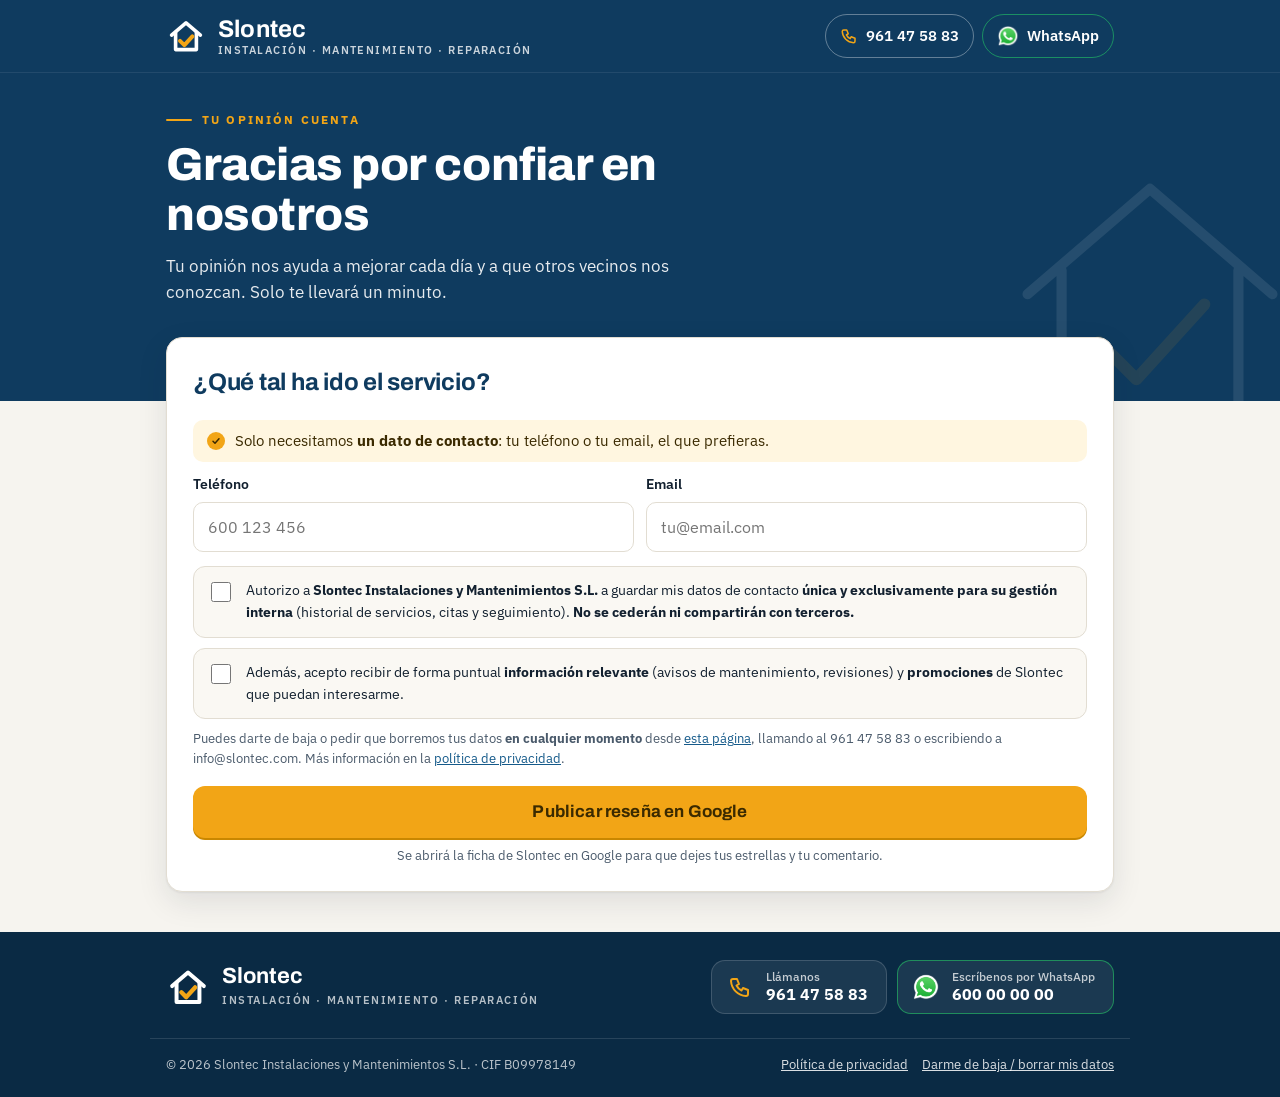
<file: index.html>
<!doctype html>
<html lang="es">
<head>
  <meta charset="utf-8">
  <meta name="viewport" content="width=device-width, initial-scale=1">
  <title>Slontec · Valora nuestro servicio</title>
  <meta name="description" content="SLONTEC Instalación, Mantenimiento y Reparación. Electricidad, fontanería, climatización y reformas en Valencia. Cuéntanos qué tal ha ido tu servicio.">
  <meta name="theme-color" content="#0f3b5f">
  <link rel="icon" href="data:image/svg+xml,%3Csvg xmlns='http://www.w3.org/2000/svg' viewBox='0 0 100 100'%3E%3Crect width='100' height='100' rx='22' fill='%230f3b5f'/%3E%3Cg transform='translate(50 52) scale(.72) translate(-50 -50)' fill='none' stroke-linecap='round' stroke-linejoin='round'%3E%3Cpath d='M14 48 L50 17 L86 48 M24 41 V84 H76 V41' stroke='%23fff' stroke-width='10'/%3E%3Cpath d='M35 62 L46 73 L66 51' stroke='%23f2a516' stroke-width='11'/%3E%3C/g%3E%3C/svg%3E">
  <link rel="preconnect" href="https://fonts.googleapis.com">
  <link rel="preconnect" href="https://fonts.gstatic.com" crossorigin>
  <link rel="stylesheet" href="https://fonts.googleapis.com/css2?family=Archivo:wght@600;700;800&family=IBM+Plex+Sans:wght@400;500;600;700&display=swap">
  <link rel="stylesheet" href="styles.css">
  <script src="config.js"></script>
</head>
<body>

<header class="top">
  <div class="wrap">
    <a class="logo" href="./" aria-label="Slontec, inicio">
      <svg class="logo-mark" viewBox="0 0 100 100" aria-hidden="true"><path d="M14 48 L50 17 L86 48" fill="none" stroke="currentColor" stroke-width="9" stroke-linecap="round" stroke-linejoin="round"/><path d="M24 41 V84 H76 V41" fill="none" stroke="currentColor" stroke-width="9" stroke-linecap="round" stroke-linejoin="round"/><path d="M35 62 L46 73 L66 51" fill="none" stroke="#f2a516" stroke-width="10" stroke-linecap="round" stroke-linejoin="round"/></svg>
      <span class="logo-text">Slontec<small>Instalación · Mantenimiento · Reparación</small></span>
    </a>
    <div class="top-actions">
      <a class="top-call js-tel-link" id="topCall" href="tel:+34961475883" aria-label="Llamar a Slontec"><svg viewBox="0 0 24 24" aria-hidden="true"><path d="M5 4h4l2 5-2.5 1.5a11 11 0 0 0 5 5L15 13l5 2v4a2 2 0 0 1-2 2A16 16 0 0 1 3 6a2 2 0 0 1 2-2" fill="none" stroke="currentColor" stroke-width="2" stroke-linejoin="round"/></svg><span class="js-tel">961 47 58 83</span></a>
      <a class="top-call top-wa js-wa-link" href="https://wa.me/34600000000" target="_blank" rel="noopener" aria-label="Escribir a Slontec por WhatsApp"><img class="wa-ico" src="whatsapp.png" alt="" width="24" height="24"><span>WhatsApp</span></a>
    </div>
  </div>
</header>

<section class="hero">
  <svg class="hero-house" viewBox="0 0 100 100" aria-hidden="true"><path d="M14 48 L50 17 L86 48 M24 41 V84 H76 V41" fill="none" stroke="currentColor" stroke-width="3" stroke-linecap="round" stroke-linejoin="round"/><path d="M35 62 L46 73 L66 51" fill="none" stroke="#f2a516" stroke-width="3.5" stroke-linecap="round" stroke-linejoin="round"/></svg>
  <div class="wrap">
    <div class="eyebrow"><span></span>Tu opinión cuenta<span></span></div>
    <h1>Gracias por confiar en nosotros</h1>
    <p>Tu opinión nos ayuda a mejorar cada día y a que otros vecinos nos conozcan. Solo te llevará un minuto.</p>
  </div>
</section>

<main class="wrap">
  <div class="card main" id="reviewCard">

    <form id="reviewForm" novalidate>
      <h2>¿Qué tal ha ido el servicio?</h2>
      <div class="form-body">
        <p class="one-of"><span>Solo necesitamos <strong>un dato de contacto</strong>: tu teléfono o tu email, el que prefieras.</span></p>
        <div class="row">
          <div class="field">
            <label for="phone">Teléfono</label>
            <input type="tel" id="phone" autocomplete="tel" inputmode="tel" placeholder="600 123 456">
          </div>
          <div class="field">
            <label for="email">Email</label>
            <input type="email" id="email" autocomplete="email" inputmode="email" placeholder="tu@email.com">
          </div>
        </div>

        <label class="check">
          <input type="checkbox" id="consentInternal">
          <span>Autorizo a <strong>Slontec Instalaciones y Mantenimientos S.L.</strong> a guardar mis datos de contacto <strong>única y exclusivamente para su gestión interna</strong> (historial de servicios, citas y seguimiento). <strong>No se cederán ni compartirán con terceros.</strong></span>
        </label>

        <label class="check">
          <input type="checkbox" id="consentPromo">
          <span>Además, acepto recibir de forma puntual <strong>información relevante</strong> (avisos de mantenimiento, revisiones) y <strong>promociones</strong> de Slontec que puedan interesarme.</span>
        </label>

        <p class="legal-mini">
          Puedes darte de baja o pedir que borremos tus datos <strong>en cualquier momento</strong> desde
          <a href="baja.html">esta página</a>, llamando al <span class="js-tel">961 47 58 83</span> o escribiendo a <span class="js-email">info@slontec.com</span>.
          Más información en la <a href="privacidad.html">política de privacidad</a>.
        </p>
      </div>

      <div class="msg err" id="formError" role="alert"></div>

      <button type="submit" class="btn" id="submitBtn">Publicar reseña en Google</button>
      <p class="legal-mini" style="text-align:center">Se abrirá la ficha de Slontec en Google para que dejes tus estrellas y tu comentario.</p>
    </form>

    <div class="done" id="done" aria-live="polite">
      <svg class="done-mark" viewBox="0 0 100 100" aria-hidden="true"><path d="M14 48 L50 17 L86 48 M24 41 V84 H76 V41" fill="none" stroke="#0f3b5f" stroke-width="8" stroke-linecap="round" stroke-linejoin="round"/><path class="done-check" d="M35 62 L46 73 L66 51" fill="none" stroke="#f2a516" stroke-width="9" stroke-linecap="round" stroke-linejoin="round"/></svg>
      <h2>¡Muchas gracias!</h2>
      <p class="lead">Ya casi está. Termina en la ventana de Google que se ha abierto:</p>
      <ol>
        <li>Marca las <strong>estrellas</strong>.</li>
        <li>Escribe un breve <strong>comentario</strong> (opcional).</li>
        <li>Pulsa <strong>Publicar</strong>.</li>
      </ol>
      <button type="button" class="btn secondary" id="reopenBtn">Abrir Google otra vez</button>
      <div class="msg ok" id="savedMsg">Tus datos y preferencias se han guardado correctamente.</div>
    </div>
  </div>

</main>

<footer class="foot">
  <div class="wrap foot-main">
    <div class="foot-brand">
      <svg class="logo-mark" viewBox="0 0 100 100" aria-hidden="true"><path d="M14 48 L50 17 L86 48" fill="none" stroke="currentColor" stroke-width="9" stroke-linecap="round" stroke-linejoin="round"/><path d="M24 41 V84 H76 V41" fill="none" stroke="currentColor" stroke-width="9" stroke-linecap="round" stroke-linejoin="round"/><path d="M35 62 L46 73 L66 51" fill="none" stroke="#f2a516" stroke-width="10" stroke-linecap="round" stroke-linejoin="round"/></svg>
      <div>
        <div class="foot-name">Slontec</div>
        <div class="foot-tag">Instalación · Mantenimiento · Reparación</div>
      </div>
    </div>
    <div class="foot-contact">
      <a class="pill js-tel-link" id="footTel" href="tel:+34961475883"><svg viewBox="0 0 24 24" aria-hidden="true"><path d="M5 4h4l2 5-2.5 1.5a11 11 0 0 0 5 5L15 13l5 2v4a2 2 0 0 1-2 2A16 16 0 0 1 3 6a2 2 0 0 1 2-2" fill="none" stroke="currentColor" stroke-width="2" stroke-linejoin="round"/></svg><span><small>Llámanos</small><span class="js-tel">961 47 58 83</span></span></a>
      <a class="pill wa js-wa-link" id="footWa" href="https://wa.me/34600000000" target="_blank" rel="noopener"><img class="wa-ico" src="whatsapp.png" alt="" width="28" height="28"><span><small>Escríbenos por WhatsApp</small><span class="js-wa">600 00 00 00</span></span></a>
    </div>
  </div>
  <div class="wrap foot-legal">
    <span>© <span class="js-year">2026</span> Slontec Instalaciones y Mantenimientos S.L. · CIF B09978149</span>
    <span class="links"><a href="privacidad.html">Política de privacidad</a><a href="baja.html">Darme de baja / borrar mis datos</a></span>
  </div>
</footer>
<script>
(function () {
  var C = window.SLONTEC_CONFIG || {};
  document.querySelectorAll(".js-year").forEach(function (el) { el.textContent = new Date().getFullYear(); });
  if (C.telefono) document.querySelectorAll(".js-tel-link").forEach(function (a) { a.href = "tel:" + C.telefono.replace(/\s/g, ""); });
  if (C.telefonoVisible) document.querySelectorAll(".js-tel").forEach(function (el) { el.textContent = C.telefonoVisible; });
  if (C.whatsapp) document.querySelectorAll(".js-wa-link").forEach(function (a) { a.href = "https://wa.me/" + C.whatsapp + "?text=" + encodeURIComponent(C.whatsappMensaje || ""); });
  if (C.whatsappVisible) document.querySelectorAll(".js-wa").forEach(function (el) { el.textContent = C.whatsappVisible; });
})();
</script>

<script>
(function () {
  var C = window.SLONTEC_CONFIG || {};
  var REVIEW_URL = "https://search.google.com/local/writereview?placeid=" + encodeURIComponent(C.googlePlaceId || "");
  var CONSENT_VERSION = "2026-10-v2";
  var params = new URLSearchParams(location.search);

  // ---- Datos de contacto desde config ----
  if (C.telefono) document.getElementById("topCall").href = "tel:" + C.telefono.replace(/\s/g, "");
  if (C.email) document.querySelectorAll(".js-email").forEach(function (el) { el.textContent = C.email; });

  var form = document.getElementById("reviewForm");
  var errBox = document.getElementById("formError");
  function showError(t) { errBox.textContent = t; errBox.classList.add("show"); errBox.scrollIntoView({ behavior: "smooth", block: "center" }); }
  function hideError() { errBox.classList.remove("show"); }
  form.addEventListener("input", hideError);

  function openGoogle() {
    var w = window.open(REVIEW_URL, "_blank");
    if (w) { try { w.opener = null; } catch (e) {} }
    else location.href = REVIEW_URL; // si el navegador bloquea la ventana nueva
  }

  form.addEventListener("submit", function (e) {
    e.preventDefault();
    hideError();

    var phone = document.getElementById("phone").value.trim();
    var email = document.getElementById("email").value.trim();
    var cInternal = document.getElementById("consentInternal").checked;
    var cPromo = document.getElementById("consentPromo").checked;
    var hasContact = !!(phone || email);

    if (hasContact && !cInternal) {
      showError("Para guardar tus datos necesitamos que marques la casilla de autorización. Si prefieres no dejarlos, borra el teléfono y el email.");
      return;
    }
    if (cPromo && !cInternal) {
      showError("Para enviarte información o promociones necesitamos también tu autorización para guardar los datos (primera casilla).");
      return;
    }
    if (cInternal && !hasContact) {
      showError("Indica un teléfono o un email para poder guardarte como cliente.");
      return;
    }
    if (email && !/^[^\s@]+@[^\s@]+\.[^\s@]+$/.test(email)) {
      showError("Revisa el email, parece que no está bien escrito.");
      return;
    }

    // 1) Abrir Google en el mismo clic (si no, el navegador bloquea la ventana)
    openGoogle();
    showDone();

    // 2) Guardar en la hoja interna de Slontec (sin bloquear al cliente)
    sendToSheet({
      tipo: "visita",
      fecha: new Date().toISOString(),
      tecnico: params.get("tecnico") || "",
      servicio: params.get("servicio") || "",
      telefono: cInternal ? phone : "",
      email: cInternal ? email : "",
      consentimientoGestion: cInternal,
      consentimientoComercial: cPromo,
      versionTextoConsentimiento: CONSENT_VERSION
    }).then(function (ok) {
      if (ok && cInternal) document.getElementById("savedMsg").classList.add("show");
    });
  });

  function sendToSheet(payload) {
    if (!C.appsScriptUrl) return Promise.resolve(false);
    return fetch(C.appsScriptUrl, {
      method: "POST",
      mode: "no-cors",
      headers: { "Content-Type": "text/plain;charset=utf-8" },
      body: JSON.stringify(payload)
    }).then(function () { return true; }, function () { return false; });
  }

  function showDone() {
    form.style.display = "none";
    document.getElementById("done").classList.add("show");
    document.getElementById("reviewCard").scrollIntoView({ behavior: "smooth", block: "start" });
  }

  document.getElementById("reopenBtn").addEventListener("click", openGoogle);
})();
</script>
</body>
</html>
</file>
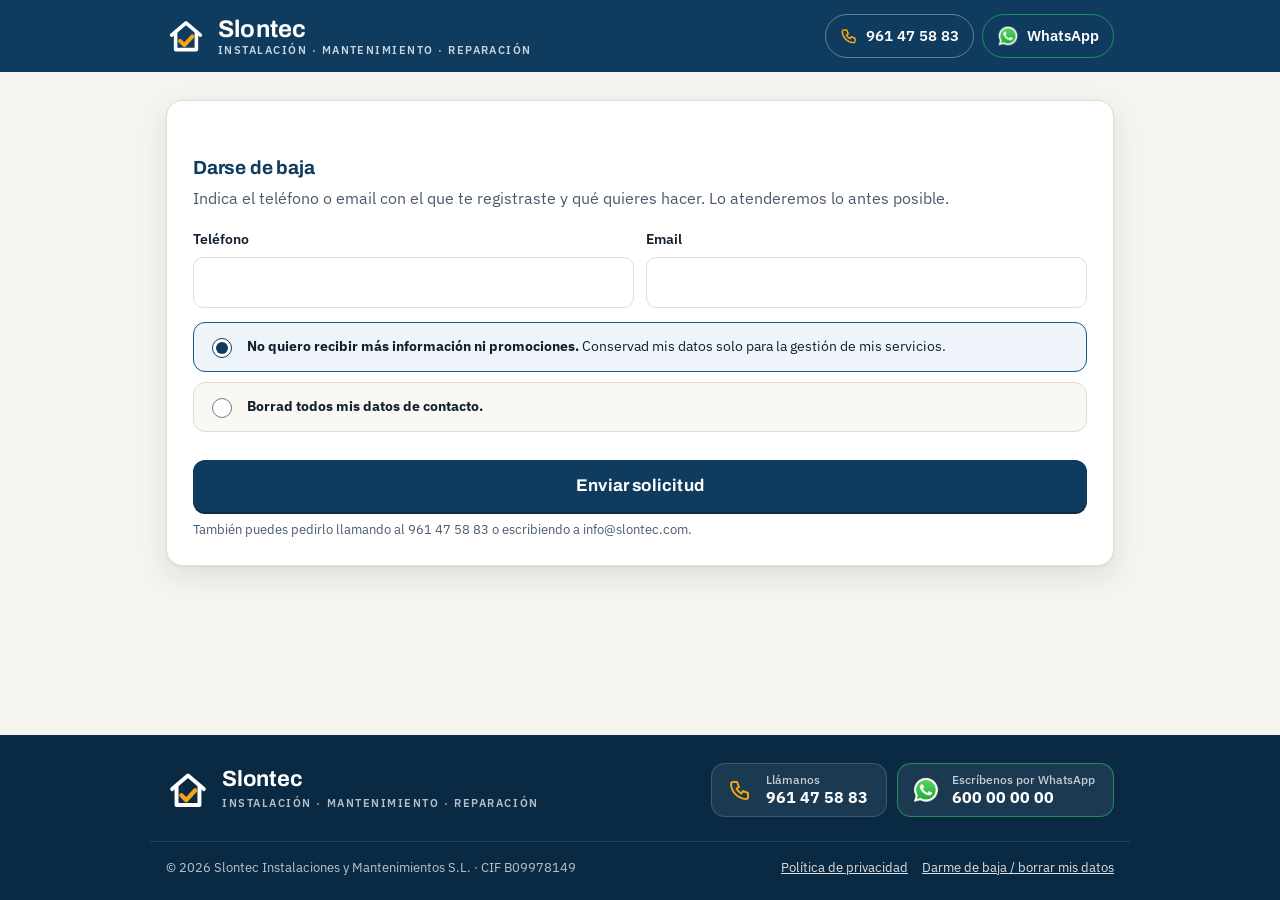
<file: baja.html>
<!doctype html>
<html lang="es">
<head>
  <meta charset="utf-8">
  <meta name="viewport" content="width=device-width, initial-scale=1">
  <title>Slontec · Darse de baja</title>
  <meta name="theme-color" content="#0f3b5f">
  <meta name="robots" content="noindex">
  <link rel="icon" href="data:image/svg+xml,%3Csvg xmlns='http://www.w3.org/2000/svg' viewBox='0 0 100 100'%3E%3Crect width='100' height='100' rx='22' fill='%230f3b5f'/%3E%3Cg transform='translate(50 52) scale(.72) translate(-50 -50)' fill='none' stroke-linecap='round' stroke-linejoin='round'%3E%3Cpath d='M14 48 L50 17 L86 48 M24 41 V84 H76 V41' stroke='%23fff' stroke-width='10'/%3E%3Cpath d='M35 62 L46 73 L66 51' stroke='%23f2a516' stroke-width='11'/%3E%3C/g%3E%3C/svg%3E">
  <link rel="preconnect" href="https://fonts.googleapis.com">
  <link rel="preconnect" href="https://fonts.gstatic.com" crossorigin>
  <link rel="stylesheet" href="https://fonts.googleapis.com/css2?family=Archivo:wght@600;700;800&family=IBM+Plex+Sans:wght@400;500;600;700&display=swap">
  <link rel="stylesheet" href="styles.css">
  <script src="config.js"></script>
</head>
<body>
<header class="top">
  <div class="wrap">
    <a class="logo" href="./" aria-label="Slontec, inicio">
      <svg class="logo-mark" viewBox="0 0 100 100" aria-hidden="true"><path d="M14 48 L50 17 L86 48" fill="none" stroke="currentColor" stroke-width="9" stroke-linecap="round" stroke-linejoin="round"/><path d="M24 41 V84 H76 V41" fill="none" stroke="currentColor" stroke-width="9" stroke-linecap="round" stroke-linejoin="round"/><path d="M35 62 L46 73 L66 51" fill="none" stroke="#f2a516" stroke-width="10" stroke-linecap="round" stroke-linejoin="round"/></svg>
      <span class="logo-text">Slontec<small>Instalación · Mantenimiento · Reparación</small></span>
    </a>
    <div class="top-actions">
      <a class="top-call js-tel-link" id="topCall" href="tel:+34961475883" aria-label="Llamar a Slontec"><svg viewBox="0 0 24 24" aria-hidden="true"><path d="M5 4h4l2 5-2.5 1.5a11 11 0 0 0 5 5L15 13l5 2v4a2 2 0 0 1-2 2A16 16 0 0 1 3 6a2 2 0 0 1 2-2" fill="none" stroke="currentColor" stroke-width="2" stroke-linejoin="round"/></svg><span class="js-tel">961 47 58 83</span></a>
      <a class="top-call top-wa js-wa-link" href="https://wa.me/34600000000" target="_blank" rel="noopener" aria-label="Escribir a Slontec por WhatsApp"><img class="wa-ico" src="whatsapp.png" alt="" width="24" height="24"><span>WhatsApp</span></a>
    </div>
  </div>
</header>

<main class="wrap legal">
  <div class="card">
    <form id="bajaForm" novalidate>
      <h2>Darse de baja</h2>
      <p class="lead">Indica el teléfono o email con el que te registraste y qué quieres hacer. Lo atenderemos lo antes posible.</p>

      <div class="row">
        <div class="field">
          <label for="phone">Teléfono</label>
          <input type="tel" id="phone" autocomplete="tel" inputmode="tel">
        </div>
        <div class="field">
          <label for="email">Email</label>
          <input type="email" id="email" autocomplete="email" inputmode="email">
        </div>
      </div>

      <label class="check">
        <input type="radio" name="accion" value="baja_comercial" checked>
        <span><strong>No quiero recibir más información ni promociones.</strong> Conservad mis datos solo para la gestión de mis servicios.</span>
      </label>
      <label class="check">
        <input type="radio" name="accion" value="borrar_todo">
        <span><strong>Borrad todos mis datos de contacto.</strong></span>
      </label>

      <div class="msg err" id="err" role="alert"></div>
      <button type="submit" class="btn secondary" id="btn">Enviar solicitud</button>
      <p class="legal-mini">También puedes pedirlo llamando al <span class="js-tel">961 47 58 83</span> o escribiendo a <span class="js-email">info@slontec.com</span>.</p>
    </form>

    <div class="done" id="done">
      <div class="big">✔️</div>
      <h2>Solicitud recibida</h2>
      <p class="lead">Hemos registrado tu petición. Dejarás de recibir comunicaciones de inmediato.</p>
      <a class="btn ghost" href="./">Volver al inicio</a>
    </div>
  </div>
</main>

<footer class="foot">
  <div class="wrap foot-main">
    <div class="foot-brand">
      <svg class="logo-mark" viewBox="0 0 100 100" aria-hidden="true"><path d="M14 48 L50 17 L86 48" fill="none" stroke="currentColor" stroke-width="9" stroke-linecap="round" stroke-linejoin="round"/><path d="M24 41 V84 H76 V41" fill="none" stroke="currentColor" stroke-width="9" stroke-linecap="round" stroke-linejoin="round"/><path d="M35 62 L46 73 L66 51" fill="none" stroke="#f2a516" stroke-width="10" stroke-linecap="round" stroke-linejoin="round"/></svg>
      <div>
        <div class="foot-name">Slontec</div>
        <div class="foot-tag">Instalación · Mantenimiento · Reparación</div>
      </div>
    </div>
    <div class="foot-contact">
      <a class="pill js-tel-link" id="footTel" href="tel:+34961475883"><svg viewBox="0 0 24 24" aria-hidden="true"><path d="M5 4h4l2 5-2.5 1.5a11 11 0 0 0 5 5L15 13l5 2v4a2 2 0 0 1-2 2A16 16 0 0 1 3 6a2 2 0 0 1 2-2" fill="none" stroke="currentColor" stroke-width="2" stroke-linejoin="round"/></svg><span><small>Llámanos</small><span class="js-tel">961 47 58 83</span></span></a>
      <a class="pill wa js-wa-link" id="footWa" href="https://wa.me/34600000000" target="_blank" rel="noopener"><img class="wa-ico" src="whatsapp.png" alt="" width="28" height="28"><span><small>Escríbenos por WhatsApp</small><span class="js-wa">600 00 00 00</span></span></a>
    </div>
  </div>
  <div class="wrap foot-legal">
    <span>© <span class="js-year">2026</span> Slontec Instalaciones y Mantenimientos S.L. · CIF B09978149</span>
    <span class="links"><a href="privacidad.html">Política de privacidad</a><a href="baja.html">Darme de baja / borrar mis datos</a></span>
  </div>
</footer>
<script>
(function () {
  var C = window.SLONTEC_CONFIG || {};
  document.querySelectorAll(".js-year").forEach(function (el) { el.textContent = new Date().getFullYear(); });
  if (C.telefono) document.querySelectorAll(".js-tel-link").forEach(function (a) { a.href = "tel:" + C.telefono.replace(/\s/g, ""); });
  if (C.telefonoVisible) document.querySelectorAll(".js-tel").forEach(function (el) { el.textContent = C.telefonoVisible; });
  if (C.whatsapp) document.querySelectorAll(".js-wa-link").forEach(function (a) { a.href = "https://wa.me/" + C.whatsapp + "?text=" + encodeURIComponent(C.whatsappMensaje || ""); });
  if (C.whatsappVisible) document.querySelectorAll(".js-wa").forEach(function (el) { el.textContent = C.whatsappVisible; });
})();
</script>

<script>
(function () {
  var C = window.SLONTEC_CONFIG || {};
  if (C.email) document.querySelectorAll(".js-email").forEach(function (el) { el.textContent = C.email; });
  if (C.telefonoVisible) document.querySelectorAll(".js-tel").forEach(function (el) { el.textContent = C.telefonoVisible; });

  var p = new URLSearchParams(location.search);
  if (p.get("email")) document.getElementById("email").value = p.get("email");
  if (p.get("tel")) document.getElementById("phone").value = p.get("tel");

  var form = document.getElementById("bajaForm");
  var err = document.getElementById("err");

  form.addEventListener("submit", function (e) {
    e.preventDefault();
    err.classList.remove("show");
    var phone = document.getElementById("phone").value.trim();
    var email = document.getElementById("email").value.trim();
    var accion = form.querySelector('input[name="accion"]:checked').value;
    if (!phone && !email) {
      err.textContent = "Indica tu teléfono o tu email para poder localizarte.";
      err.classList.add("show");
      return;
    }

    var payload = { tipo: "baja", fecha: new Date().toISOString(), telefono: phone, email: email, accion: accion };

    if (!C.appsScriptUrl) {
      // Sin hoja configurada: se abre un email de baja ya redactado
      var body = "Solicito: " + (accion === "borrar_todo" ? "borrar todos mis datos" : "no recibir más comunicaciones") +
        "\nTeléfono: " + phone + "\nEmail: " + email;
      location.href = "mailto:" + (C.email || "") + "?subject=" + encodeURIComponent("BAJA") + "&body=" + encodeURIComponent(body);
      return;
    }

    document.getElementById("btn").disabled = true;
    fetch(C.appsScriptUrl, {
      method: "POST", mode: "no-cors",
      headers: { "Content-Type": "text/plain;charset=utf-8" },
      body: JSON.stringify(payload)
    }).finally(function () {
      form.style.display = "none";
      document.getElementById("done").classList.add("show");
    });
  });
})();
</script>
</body>
</html>
</file>
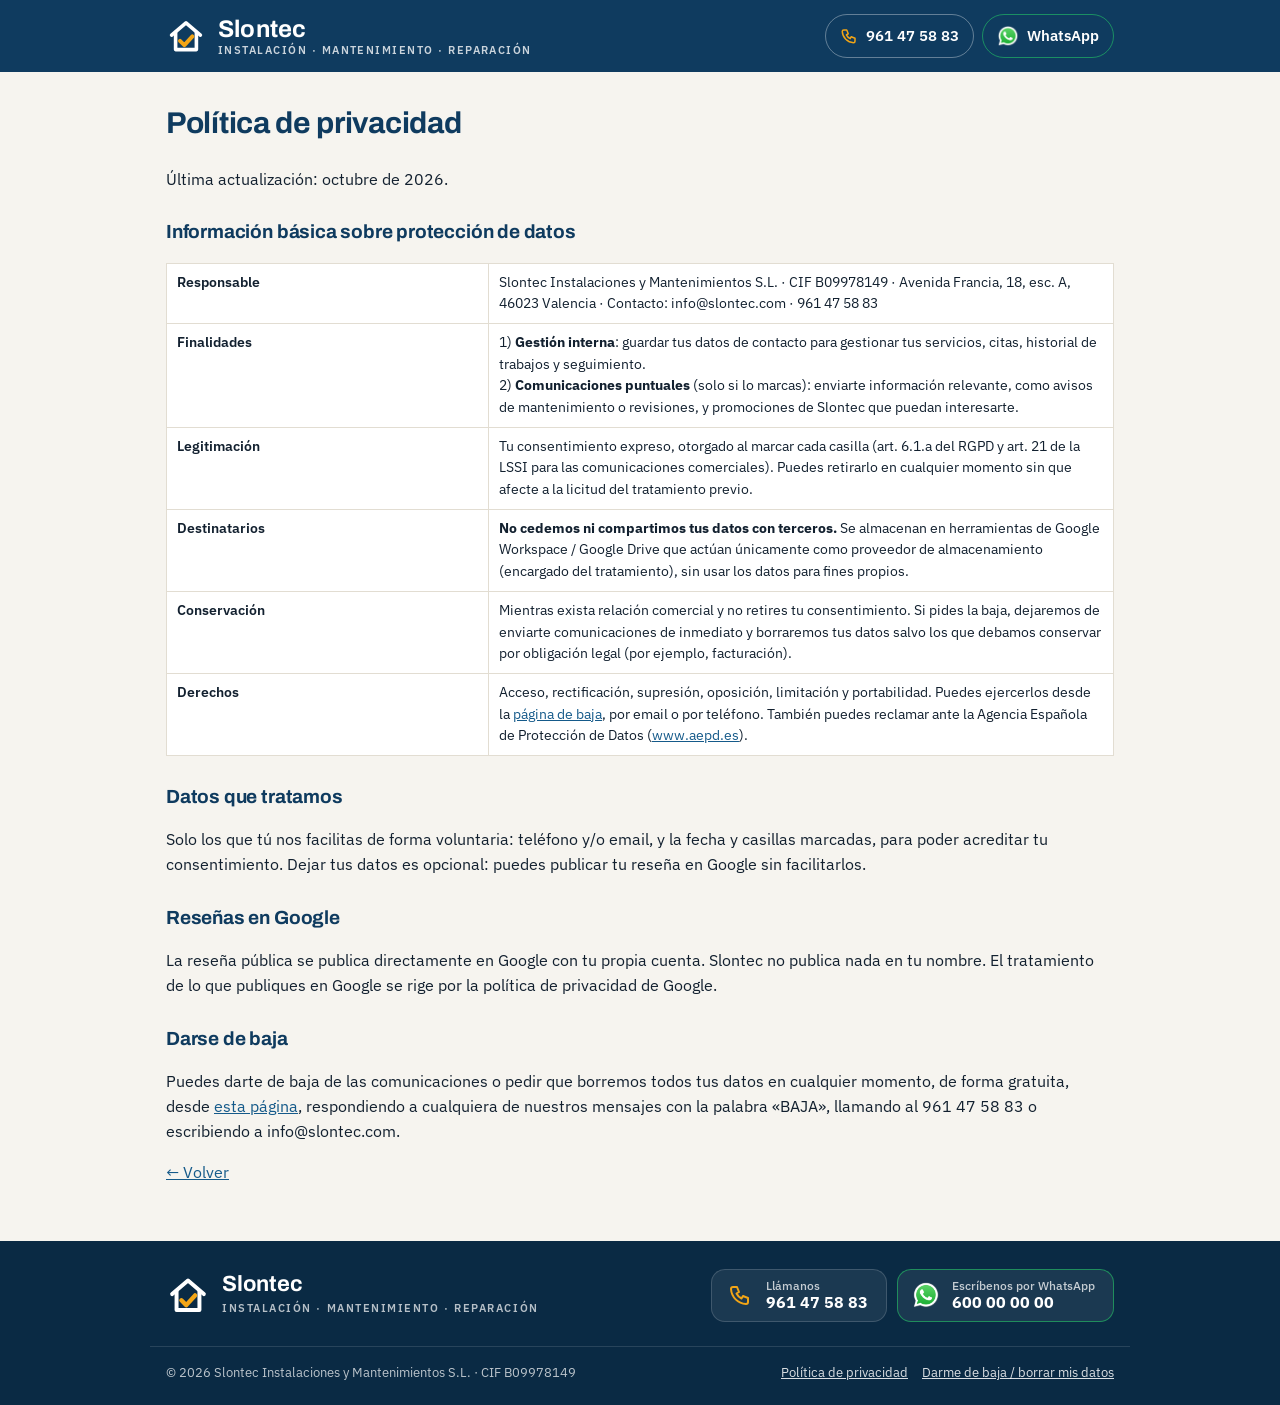
<file: privacidad.html>
<!doctype html>
<html lang="es">
<head>
  <meta charset="utf-8">
  <meta name="viewport" content="width=device-width, initial-scale=1">
  <title>Slontec · Política de privacidad</title>
  <meta name="theme-color" content="#0f3b5f">
  <link rel="icon" href="data:image/svg+xml,%3Csvg xmlns='http://www.w3.org/2000/svg' viewBox='0 0 100 100'%3E%3Crect width='100' height='100' rx='22' fill='%230f3b5f'/%3E%3Cg transform='translate(50 52) scale(.72) translate(-50 -50)' fill='none' stroke-linecap='round' stroke-linejoin='round'%3E%3Cpath d='M14 48 L50 17 L86 48 M24 41 V84 H76 V41' stroke='%23fff' stroke-width='10'/%3E%3Cpath d='M35 62 L46 73 L66 51' stroke='%23f2a516' stroke-width='11'/%3E%3C/g%3E%3C/svg%3E">
  <link rel="preconnect" href="https://fonts.googleapis.com">
  <link rel="preconnect" href="https://fonts.gstatic.com" crossorigin>
  <link rel="stylesheet" href="https://fonts.googleapis.com/css2?family=Archivo:wght@600;700;800&family=IBM+Plex+Sans:wght@400;500;600;700&display=swap">
  <link rel="stylesheet" href="styles.css">
  <script src="config.js"></script>
</head>
<body>
<header class="top">
  <div class="wrap">
    <a class="logo" href="./" aria-label="Slontec, inicio">
      <svg class="logo-mark" viewBox="0 0 100 100" aria-hidden="true"><path d="M14 48 L50 17 L86 48" fill="none" stroke="currentColor" stroke-width="9" stroke-linecap="round" stroke-linejoin="round"/><path d="M24 41 V84 H76 V41" fill="none" stroke="currentColor" stroke-width="9" stroke-linecap="round" stroke-linejoin="round"/><path d="M35 62 L46 73 L66 51" fill="none" stroke="#f2a516" stroke-width="10" stroke-linecap="round" stroke-linejoin="round"/></svg>
      <span class="logo-text">Slontec<small>Instalación · Mantenimiento · Reparación</small></span>
    </a>
    <div class="top-actions">
      <a class="top-call js-tel-link" id="topCall" href="tel:+34961475883" aria-label="Llamar a Slontec"><svg viewBox="0 0 24 24" aria-hidden="true"><path d="M5 4h4l2 5-2.5 1.5a11 11 0 0 0 5 5L15 13l5 2v4a2 2 0 0 1-2 2A16 16 0 0 1 3 6a2 2 0 0 1 2-2" fill="none" stroke="currentColor" stroke-width="2" stroke-linejoin="round"/></svg><span class="js-tel">961 47 58 83</span></a>
      <a class="top-call top-wa js-wa-link" href="https://wa.me/34600000000" target="_blank" rel="noopener" aria-label="Escribir a Slontec por WhatsApp"><img class="wa-ico" src="whatsapp.png" alt="" width="24" height="24"><span>WhatsApp</span></a>
    </div>
  </div>
</header>

<main class="wrap legal">
  <h1>Política de privacidad</h1>
  <p>Última actualización: octubre de 2026.</p>

  <h2>Información básica sobre protección de datos</h2>
  <table>
    <tr><td>Responsable</td><td>Slontec Instalaciones y Mantenimientos S.L. · CIF B09978149 · Avenida Francia, 18, esc. A, 46023 Valencia · Contacto: <span class="js-email">info@slontec.com</span> · <span class="js-tel">961 47 58 83</span></td></tr>
    <tr><td>Finalidades</td><td>
      1) <strong>Gestión interna</strong>: guardar tus datos de contacto para gestionar tus servicios, citas, historial de trabajos y seguimiento.<br>
      2) <strong>Comunicaciones puntuales</strong> (solo si lo marcas): enviarte información relevante, como avisos de mantenimiento o revisiones, y promociones de Slontec que puedan interesarte.
    </td></tr>
    <tr><td>Legitimación</td><td>Tu consentimiento expreso, otorgado al marcar cada casilla (art. 6.1.a del RGPD y art. 21 de la LSSI para las comunicaciones comerciales). Puedes retirarlo en cualquier momento sin que afecte a la licitud del tratamiento previo.</td></tr>
    <tr><td>Destinatarios</td><td><strong>No cedemos ni compartimos tus datos con terceros.</strong> Se almacenan en herramientas de Google Workspace / Google Drive que actúan únicamente como proveedor de almacenamiento (encargado del tratamiento), sin usar los datos para fines propios.</td></tr>
    <tr><td>Conservación</td><td>Mientras exista relación comercial y no retires tu consentimiento. Si pides la baja, dejaremos de enviarte comunicaciones de inmediato y borraremos tus datos salvo los que debamos conservar por obligación legal (por ejemplo, facturación).</td></tr>
    <tr><td>Derechos</td><td>Acceso, rectificación, supresión, oposición, limitación y portabilidad. Puedes ejercerlos desde la <a href="baja.html">página de baja</a>, por email o por teléfono. También puedes reclamar ante la Agencia Española de Protección de Datos (<a href="https://www.aepd.es" rel="noopener">www.aepd.es</a>).</td></tr>
  </table>

  <h2>Datos que tratamos</h2>
  <p>Solo los que tú nos facilitas de forma voluntaria: teléfono y/o email, y la fecha y casillas marcadas, para poder acreditar tu consentimiento. Dejar tus datos es opcional: puedes publicar tu reseña en Google sin facilitarlos.</p>

  <h2>Reseñas en Google</h2>
  <p>La reseña pública se publica directamente en Google con tu propia cuenta. Slontec no publica nada en tu nombre. El tratamiento de lo que publiques en Google se rige por la política de privacidad de Google.</p>

  <h2>Darse de baja</h2>
  <p>Puedes darte de baja de las comunicaciones o pedir que borremos todos tus datos en cualquier momento, de forma gratuita, desde <a href="baja.html">esta página</a>, respondiendo a cualquiera de nuestros mensajes con la palabra «BAJA», llamando al <span class="js-tel">961 47 58 83</span> o escribiendo a <span class="js-email">info@slontec.com</span>.</p>

  <p><a href="./">← Volver</a></p>
</main>

<footer class="foot">
  <div class="wrap foot-main">
    <div class="foot-brand">
      <svg class="logo-mark" viewBox="0 0 100 100" aria-hidden="true"><path d="M14 48 L50 17 L86 48" fill="none" stroke="currentColor" stroke-width="9" stroke-linecap="round" stroke-linejoin="round"/><path d="M24 41 V84 H76 V41" fill="none" stroke="currentColor" stroke-width="9" stroke-linecap="round" stroke-linejoin="round"/><path d="M35 62 L46 73 L66 51" fill="none" stroke="#f2a516" stroke-width="10" stroke-linecap="round" stroke-linejoin="round"/></svg>
      <div>
        <div class="foot-name">Slontec</div>
        <div class="foot-tag">Instalación · Mantenimiento · Reparación</div>
      </div>
    </div>
    <div class="foot-contact">
      <a class="pill js-tel-link" id="footTel" href="tel:+34961475883"><svg viewBox="0 0 24 24" aria-hidden="true"><path d="M5 4h4l2 5-2.5 1.5a11 11 0 0 0 5 5L15 13l5 2v4a2 2 0 0 1-2 2A16 16 0 0 1 3 6a2 2 0 0 1 2-2" fill="none" stroke="currentColor" stroke-width="2" stroke-linejoin="round"/></svg><span><small>Llámanos</small><span class="js-tel">961 47 58 83</span></span></a>
      <a class="pill wa js-wa-link" id="footWa" href="https://wa.me/34600000000" target="_blank" rel="noopener"><img class="wa-ico" src="whatsapp.png" alt="" width="28" height="28"><span><small>Escríbenos por WhatsApp</small><span class="js-wa">600 00 00 00</span></span></a>
    </div>
  </div>
  <div class="wrap foot-legal">
    <span>© <span class="js-year">2026</span> Slontec Instalaciones y Mantenimientos S.L. · CIF B09978149</span>
    <span class="links"><a href="privacidad.html">Política de privacidad</a><a href="baja.html">Darme de baja / borrar mis datos</a></span>
  </div>
</footer>
<script>
(function () {
  var C = window.SLONTEC_CONFIG || {};
  document.querySelectorAll(".js-year").forEach(function (el) { el.textContent = new Date().getFullYear(); });
  if (C.telefono) document.querySelectorAll(".js-tel-link").forEach(function (a) { a.href = "tel:" + C.telefono.replace(/\s/g, ""); });
  if (C.telefonoVisible) document.querySelectorAll(".js-tel").forEach(function (el) { el.textContent = C.telefonoVisible; });
  if (C.whatsapp) document.querySelectorAll(".js-wa-link").forEach(function (a) { a.href = "https://wa.me/" + C.whatsapp + "?text=" + encodeURIComponent(C.whatsappMensaje || ""); });
  if (C.whatsappVisible) document.querySelectorAll(".js-wa").forEach(function (el) { el.textContent = C.whatsappVisible; });
})();
</script>
<script>
  var C = window.SLONTEC_CONFIG || {};
  if (C.email) document.querySelectorAll(".js-email").forEach(function (el) { el.textContent = C.email; });
  if (C.telefonoVisible) document.querySelectorAll(".js-tel").forEach(function (el) { el.textContent = C.telefonoVisible; });
</script>
</body>
</html>
</file>
<file: styles.css>
/* ============================================================
   Slontec — estilos. Identidad: logo C (casa + check),
   azul marino #0f3b5f + ámbar #f2a516, Archivo + IBM Plex Sans.
   ============================================================ */
:root {
  --ink: #12202f;
  --ink-soft: #4a5a6b;
  --paper: #f6f4ef;
  --card: #ffffff;
  --line: #e2ddd2;
  --brand: #0f3b5f;
  --brand-2: #155a8a;
  --brand-deep: #0a2a44;
  --accent: #f2a516;
  --accent-ink: #3b2a00;
  --ok: #1d7a4b;
  --err: #b3261e;
  --radius: 16px;
  --shadow: 0 1px 2px rgba(18, 32, 47, .06), 0 10px 30px rgba(18, 32, 47, .10);
  --display: "Archivo", "IBM Plex Sans", system-ui, sans-serif;
  --body: "IBM Plex Sans", system-ui, -apple-system, "Segoe UI", sans-serif;
}

* { box-sizing: border-box; }
html { -webkit-text-size-adjust: 100%; }
body {
  margin: 0;
  font-family: var(--body);
  color: var(--ink);
  background: var(--paper);
  line-height: 1.55;
  font-size: 16px;
  display: flex; flex-direction: column; min-height: 100vh;
}
main { flex: 1 0 auto; }
h1, h2, h3 { font-family: var(--display); letter-spacing: -0.01em; }
a { color: var(--brand-2); }
img { max-width: 100%; }

.wrap { max-width: 980px; margin: 0 auto; padding: 0 16px; width: 100%; }

/* ---------- Logo ---------- */
.logo { display: flex; align-items: center; gap: 12px; color: #fff; text-decoration: none; }
.logo-mark { width: 40px; height: 40px; flex: 0 0 auto; color: #fff; }
.logo-text { font-family: var(--display); font-weight: 700; font-size: 24px; line-height: 1; letter-spacing: .01em; }
.logo-text small {
  display: block; margin-top: 4px;
  font-family: var(--body); font-weight: 600; font-size: 10.5px; letter-spacing: .14em; text-transform: uppercase; opacity: .78;
}
@media (max-width: 420px) { .logo-text small { display: none; } }

/* ---------- Cabecera ---------- */
.top { background: var(--brand); color: #fff; }
.top .wrap {
  display: flex; align-items: center; justify-content: space-between;
  gap: 12px; padding-top: 14px; padding-bottom: 14px;
}
.top-call {
  display: inline-flex; align-items: center; gap: 8px;
  color: #fff; text-decoration: none; font-weight: 600; font-size: 15px;
  border: 1px solid rgba(255,255,255,.35); padding: 9px 14px; border-radius: 999px; white-space: nowrap;
  min-height: 44px;
}
.top-call svg { width: 18px; height: 18px; color: var(--accent); }
.top-call:hover { background: rgba(255,255,255,.1); }
.top-actions { display: flex; align-items: center; gap: 8px; }
.wa-ico { width: 22px; height: 22px; flex: 0 0 auto; display: block; }
.top-wa { border-color: rgba(37, 211, 102, .55); }
@media (max-width: 560px) {
  .top-call { padding: 0; width: 44px; justify-content: center; }
  .top-call span { display: none; }
  .top-call svg, .wa-ico { width: 22px; height: 22px; }
}

/* ---------- Hero ---------- */
.hero {
  position: relative; overflow: hidden;
  background: var(--brand);
  color: #fff;
  padding: 30px 0 96px;
  border-top: 1px solid rgba(255,255,255,.08);
}
.hero-house {
  position: absolute; right: -40px; bottom: -70px;
  width: 340px; height: 340px; color: #fff; opacity: .09; pointer-events: none;
}
.hero .wrap { position: relative; }
.eyebrow {
  display: inline-flex; align-items: center; gap: 10px;
  font-size: 12px; font-weight: 700; letter-spacing: .18em; text-transform: uppercase;
  color: var(--accent); margin-bottom: 12px;
}
.eyebrow span { width: 26px; height: 2px; background: var(--accent); border-radius: 2px; }
.eyebrow span:last-child { display: none; }
.hero h1 { font-size: clamp(30px, 5.6vw, 46px); line-height: 1.08; margin: 0 0 12px; font-weight: 800; max-width: 620px; }
.hero p { margin: 0; max-width: 540px; opacity: .9; font-size: 17px; }

/* ---------- Tarjeta principal ---------- */
.card {
  background: var(--card);
  border: 1px solid var(--line);
  border-radius: var(--radius);
  box-shadow: var(--shadow);
  padding: 26px;
}
@media (max-width: 480px) { .card { padding: 20px; } }
.card.main { margin-top: -64px; margin-bottom: 40px; position: relative; }
.card h2 { margin: 0 0 4px; font-size: 24px; font-weight: 700; color: var(--brand); }
.card .lead { margin: 0 0 18px; color: var(--ink-soft); }

/* ---------- Formulario ---------- */
.field { margin-bottom: 14px; }
.field label { display: block; font-weight: 600; font-size: 14px; margin-bottom: 6px; }
.field .opt { font-weight: 400; color: var(--ink-soft); }
input[type=text], input[type=email], input[type=tel], textarea {
  width: 100%; font: inherit; color: inherit;
  padding: 12px 14px; border: 1px solid var(--line); border-radius: 10px; background: #fff;
}
textarea { min-height: 110px; resize: vertical; }
input:focus, textarea:focus { outline: 2px solid var(--brand-2); outline-offset: 0; border-color: transparent; }
.row { display: grid; grid-template-columns: 1fr 1fr; gap: 12px; }
@media (max-width: 600px) { .row { grid-template-columns: 1fr; } }

fieldset { border: 0; padding: 0; margin: 0; }
.block {
  margin-top: 22px; padding-top: 20px;
  border-top: 1px solid var(--line);
  position: relative;
}
.block::before {
  content: ""; position: absolute; top: -1px; left: 0;
  width: 48px; height: 3px; background: var(--accent); border-radius: 2px;
}
.block h3 { margin: 0 0 4px; font-size: 18px; color: var(--brand); }
.block .hint { margin: 0 0 14px; color: var(--ink-soft); font-size: 14px; }
.form-body { margin-top: 18px; }
.one-of {
  display: flex; align-items: center; gap: 10px;
  margin: 0 0 12px; padding: 10px 14px; border-radius: 10px;
  background: #fff6e0; color: var(--accent-ink); font-size: 14.5px;
}
.one-of::before {
  content: ""; flex: 0 0 auto; width: 18px; height: 18px; border-radius: 50%;
  background: var(--accent) url("data:image/svg+xml,%3Csvg xmlns='http://www.w3.org/2000/svg' viewBox='0 0 24 24'%3E%3Cpath d='M6 12.5l4 4 8-9' fill='none' stroke='%233b2a00' stroke-width='3' stroke-linecap='round' stroke-linejoin='round'/%3E%3C/svg%3E") center / 12px no-repeat;
}

.check {
  display: flex; gap: 12px; align-items: flex-start;
  background: #faf8f3; border: 1px solid var(--line); border-radius: 12px;
  padding: 13px; margin-bottom: 10px; font-size: 14px; cursor: pointer;
  transition: border-color .12s ease, background .12s ease;
}
.check:has(input:checked) { border-color: var(--brand-2); background: #eef4f9; }
.check input { margin-top: 2px; width: 20px; height: 20px; flex: 0 0 auto; accent-color: var(--brand); }
.legal-mini { font-size: 12.5px; color: var(--ink-soft); margin: 8px 0 0; }

.btn {
  display: inline-flex; align-items: center; justify-content: center; gap: 8px;
  width: 100%; border: 0; cursor: pointer; text-decoration: none;
  font-family: var(--display); font-weight: 700; font-size: 17px; letter-spacing: .01em;
  padding: 16px 18px; border-radius: 12px; min-height: 52px;
  background: var(--accent); color: var(--accent-ink);
  margin-top: 18px;
  box-shadow: 0 2px 0 #c98700;
}
.btn:hover { filter: brightness(1.04); }
.btn:active { transform: translateY(1px); box-shadow: 0 1px 0 #c98700; }
.btn:disabled { opacity: .55; cursor: not-allowed; }
.btn.secondary { background: var(--brand); color: #fff; box-shadow: 0 2px 0 var(--brand-deep); }
.btn.ghost { background: transparent; color: var(--brand); border: 1px solid var(--line); box-shadow: none; }

.msg { border-radius: 10px; padding: 12px 14px; font-size: 14px; margin-top: 12px; display: none; }
.msg.show { display: block; }
.msg.err { background: #fdecea; color: var(--err); }
.msg.ok { background: #e7f5ee; color: var(--ok); }

/* ---------- Pantalla final ---------- */
.done { display: none; text-align: center; padding: 8px 0; }
.done.show { display: block; }
.done-mark { width: 84px; height: 84px; margin: 0 auto 8px; display: block; }
.done.show .done-check { stroke-dasharray: 50; stroke-dashoffset: 50; animation: draw .5s .15s ease-out forwards; }
@keyframes draw { to { stroke-dashoffset: 0; } }
@media (prefers-reduced-motion: reduce) { .done.show .done-check { animation: none; stroke-dashoffset: 0; } }
.done ol { text-align: left; max-width: 460px; margin: 14px auto; padding-left: 22px; }
.done ol li { margin-bottom: 6px; }
.done .btn { max-width: 460px; }


/* ---------- Pie ---------- */
.foot { background: var(--brand-deep); color: #fff; margin-top: auto; }
.foot-main {
  display: flex; flex-wrap: wrap; align-items: center; justify-content: space-between;
  gap: 20px; padding-top: 28px; padding-bottom: 24px;
}
.foot-brand { display: flex; align-items: center; gap: 12px; }
.foot-brand .logo-mark { width: 44px; height: 44px; }
.foot-name { font-family: var(--display); font-weight: 700; font-size: 22px; line-height: 1; }
.foot-tag { font-size: 11px; font-weight: 600; letter-spacing: .14em; text-transform: uppercase; opacity: .7; margin-top: 5px; }
.foot-contact { display: flex; flex-wrap: wrap; gap: 10px; }
.pill {
  display: inline-flex; align-items: center; gap: 12px;
  color: #fff; text-decoration: none; min-height: 52px;
  padding: 9px 18px 9px 14px; border-radius: 14px;
  background: rgba(255,255,255,.07); border: 1px solid rgba(255,255,255,.16);
  font-weight: 700; font-size: 16px; line-height: 1.2;
}
.pill:hover { background: rgba(255,255,255,.12); }
.pill svg { width: 28px; height: 28px; padding: 2px; color: var(--accent); flex: 0 0 auto; }
.pill small { display: block; font-weight: 500; font-size: 12px; opacity: .75; }
.pill.wa { border-color: rgba(37, 211, 102, .55); }
.pill .wa-ico { width: 28px; height: 28px; }
/* Móvil: botones a la izquierda, ajustados al contenido y con el ancho del mayor */
@media (max-width: 520px) {
  .foot-contact { display: grid; grid-template-columns: max-content; gap: 10px; }
  .pill { width: 100%; }
}
.foot-legal {
  display: flex; flex-wrap: wrap; justify-content: space-between; gap: 8px 18px;
  border-top: 1px solid rgba(255,255,255,.12);
  padding-top: 16px; padding-bottom: 22px;
  font-size: 13px; color: rgba(255,255,255,.72);
}
.foot-legal a { color: rgba(255,255,255,.85); }
.foot-legal .links { display: flex; flex-wrap: wrap; gap: 14px; }

/* ---------- Páginas legales ---------- */
.legal { padding: 28px 16px 40px; }
.legal h1 { font-size: 30px; margin-top: 0; color: var(--brand); }
.legal h2 { font-size: 19px; margin-top: 26px; color: var(--brand); }
.legal table { border-collapse: collapse; width: 100%; font-size: 14px; }
.legal td { border: 1px solid var(--line); padding: 8px 10px; vertical-align: top; background: #fff; }
.legal td:first-child { font-weight: 600; width: 34%; }
@media (max-width: 520px) {
  .legal td { display: block; width: 100% !important; }
  .legal td:first-child { border-bottom: 0; background: #faf8f3; }
}
</file>
